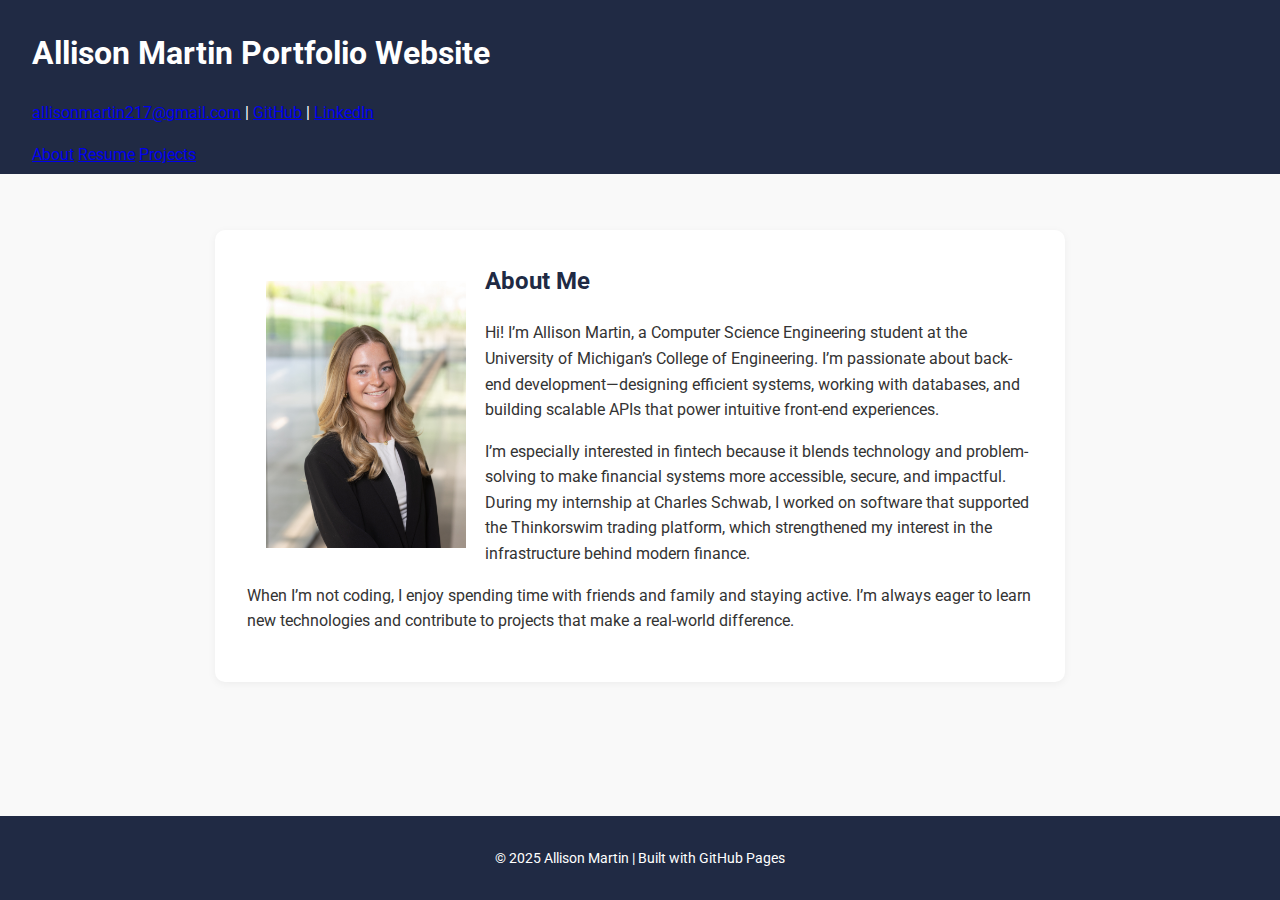
<file: index.html>
<!DOCTYPE html>
<html lang="en">
<head>
  <meta charset="UTF-8" />
  <meta name="viewport" content="width=device-width, initial-scale=1.0" />
  <title>About Me | Allison Martin</title>
  <link href="https://fonts.googleapis.com/css2?family=Roboto:wght@400;500;700&display=swap" rel="stylesheet">
  <link rel="stylesheet" href="style.css" />
</head>
<body>
  <header>
    <h1>Allison Martin Portfolio Website</h1>
    <div class="header-right">
      <div class="contact-info">
        <p> <a href="mailto:allisonmartin217@gmail.com">allisonmartin217@gmail.com</a> |
          <a href="https://github.com/amartin217" target="_blank">GitHub</a> |
          <a href="https://www.linkedin.com/in/allisonmartin217" target="_blank">LinkedIn</a>
        </p>
      </div>
      <nav>
        <a href="index.html" class="active">About</a>
        <a href="resume.html">Resume</a>
        <a href="projects.html">Projects</a>
      </nav>
    </div>
  </header>

  <main>
    <section class="about">
      <img src="headshot.JPEG" alt="Headshot of Allison" class="avatar">
      <div tabindex="0">
        <h2>About Me</h2>
        <p>Hi! I’m Allison Martin, a Computer Science Engineering student at the University of Michigan’s College of Engineering. 
        I’m passionate about back-end development—designing efficient systems, working with databases, and building scalable APIs that power intuitive front-end experiences.</p>
        <p>I’m especially interested in fintech because it blends technology and problem-solving to make financial systems more accessible, secure, and impactful. 
        During my internship at Charles Schwab, I worked on software that supported the Thinkorswim trading platform, which strengthened my interest in the infrastructure behind modern finance.</p>
        <p>When I’m not coding, I enjoy spending time with friends and family and staying active. 
        I’m always eager to learn new technologies and contribute to projects that make a real-world difference.</p>
      </div>
    </section>
  </main>

  <footer>
    <p>© 2025 Allison Martin | Built with GitHub Pages</p>
  </footer>
</body>
</html>
</file>
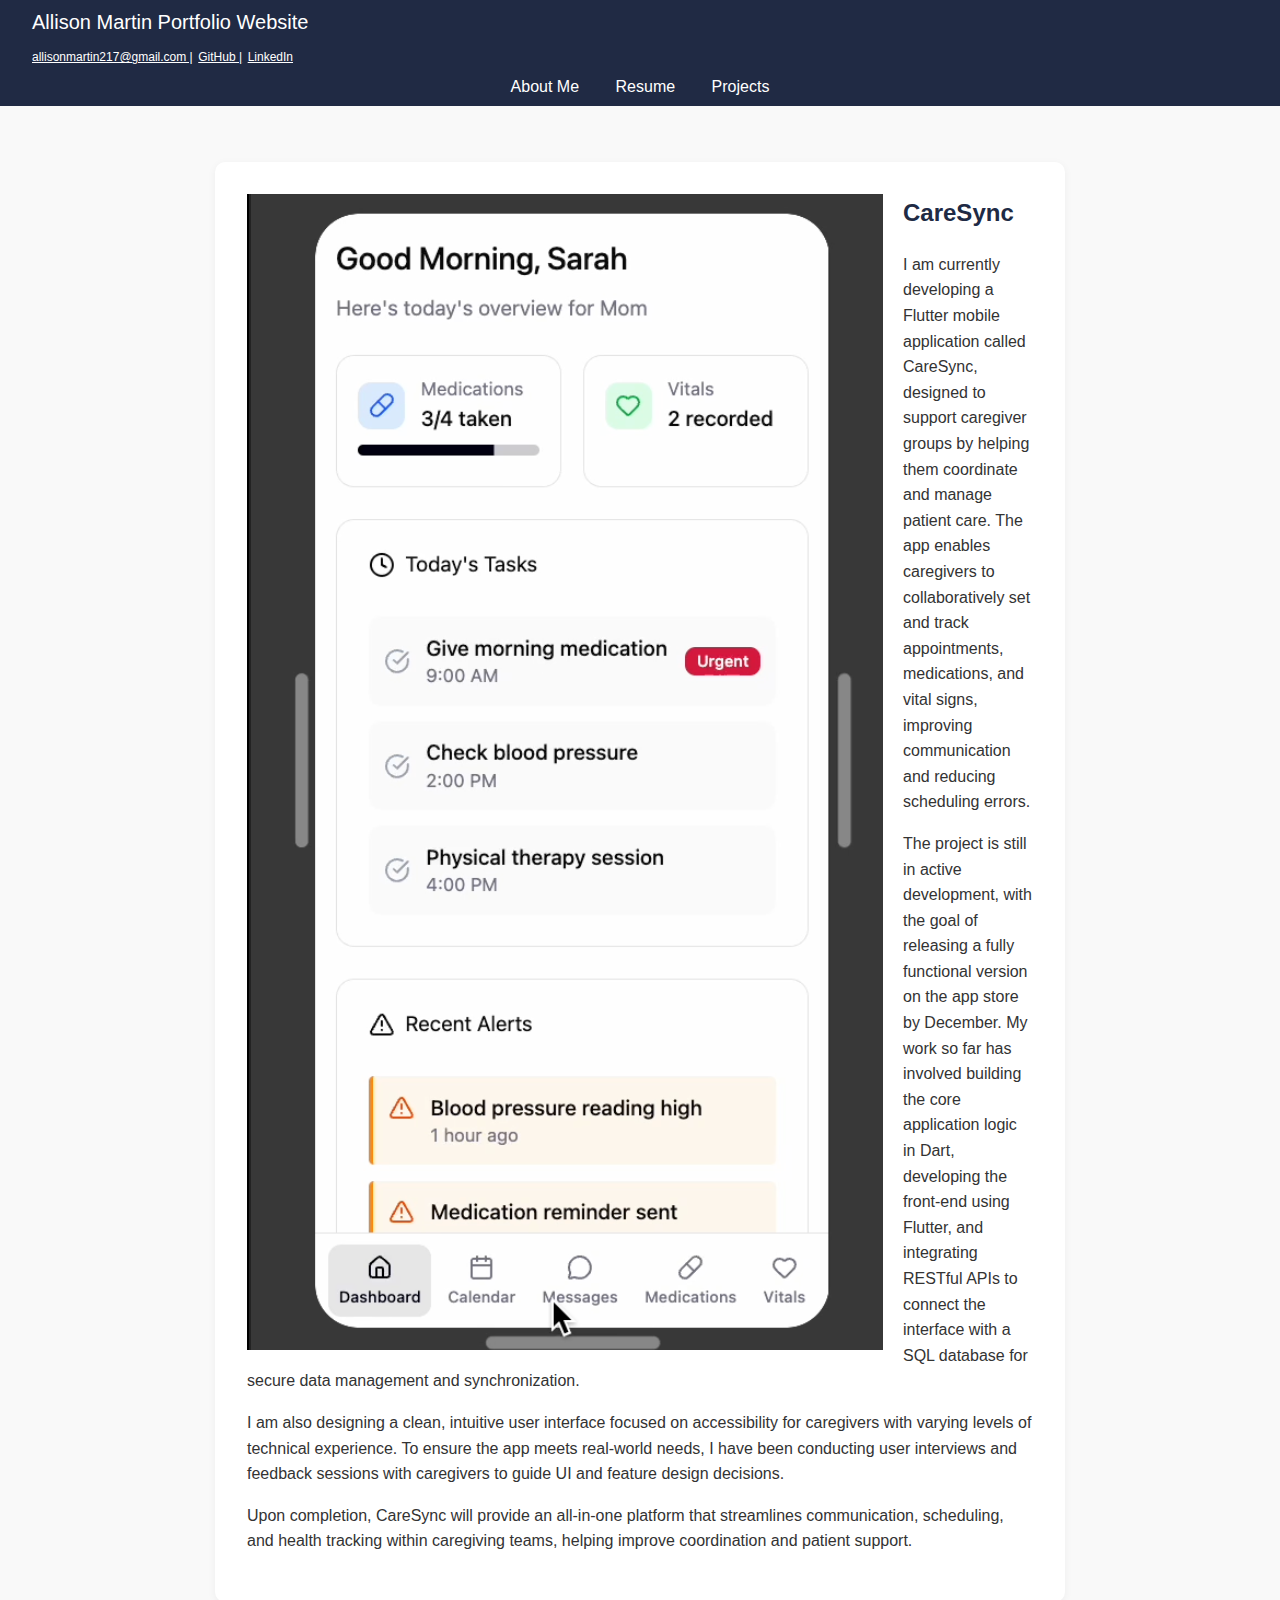
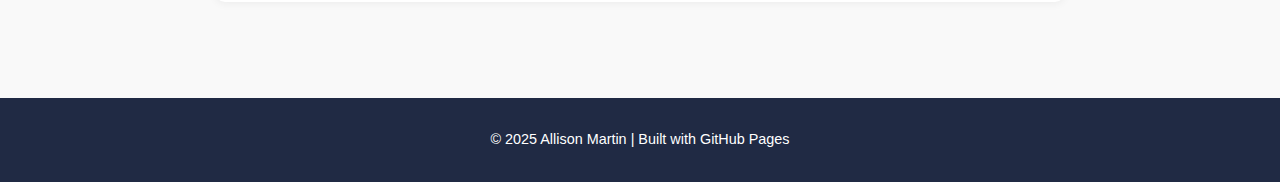
<file: caresync.html>
<!DOCTYPE html>
<html lang="en">
<head>
  <meta charset="UTF-8">
  <meta name="viewport" content="width=device-width, initial-scale=1.0">
  <title>CareSync | Allison Martin</title>
  <link rel="stylesheet" href="style.css">
</head>
<body>
<header>
  <div class="header-left">
    <h1>Allison Martin Portfolio Website</h1>
    <p class="contact">
      <a href="allisonmartin217@gmail.com">allisonmartin217@gmail.com | </a>
      <a href="https://github.com/amartin217">GitHub | </a>
      <a href="https://www.linkedin.com/in/allisonmartin217">LinkedIn</a>
    </p>
  </div>

  <nav class="header-nav">
    <a href="index.html">About Me</a>
    <a href="resume.html">Resume</a>
    <a href="projects.html">Projects</a>
  </nav>
</header>

<main>
  <section>
    <img src="caresyncpicture.png" alt="CareSync app screenshot" style="float: left; margin-right: 20px;" />
    <h2>CareSync</h2>
    <p>
      I am currently developing a Flutter mobile application called CareSync, designed to support caregiver groups by helping them coordinate and manage patient care. The app enables caregivers to collaboratively set and track appointments, medications, and vital signs, improving communication and reducing scheduling errors.
    </p>
    <p>
      The project is still in active development, with the goal of releasing a fully functional version on the app store by December. My work so far has involved building the core application logic in Dart, developing the front-end using Flutter, and integrating RESTful APIs to connect the interface with a SQL database for secure data management and synchronization.
    </p>
    <p>
      I am also designing a clean, intuitive user interface focused on accessibility for caregivers with varying levels of technical experience. To ensure the app meets real-world needs, I have been conducting user interviews and feedback sessions with caregivers to guide UI and feature design decisions.
    </p>
    <p>
      Upon completion, CareSync will provide an all-in-one platform that streamlines communication, scheduling, and health tracking within caregiving teams, helping improve coordination and patient support.
    </p>
  </section>
</main>

<footer>
   <p>© 2025 Allison Martin | Built with GitHub Pages</p>
</footer>
</body>
</html>
</file>
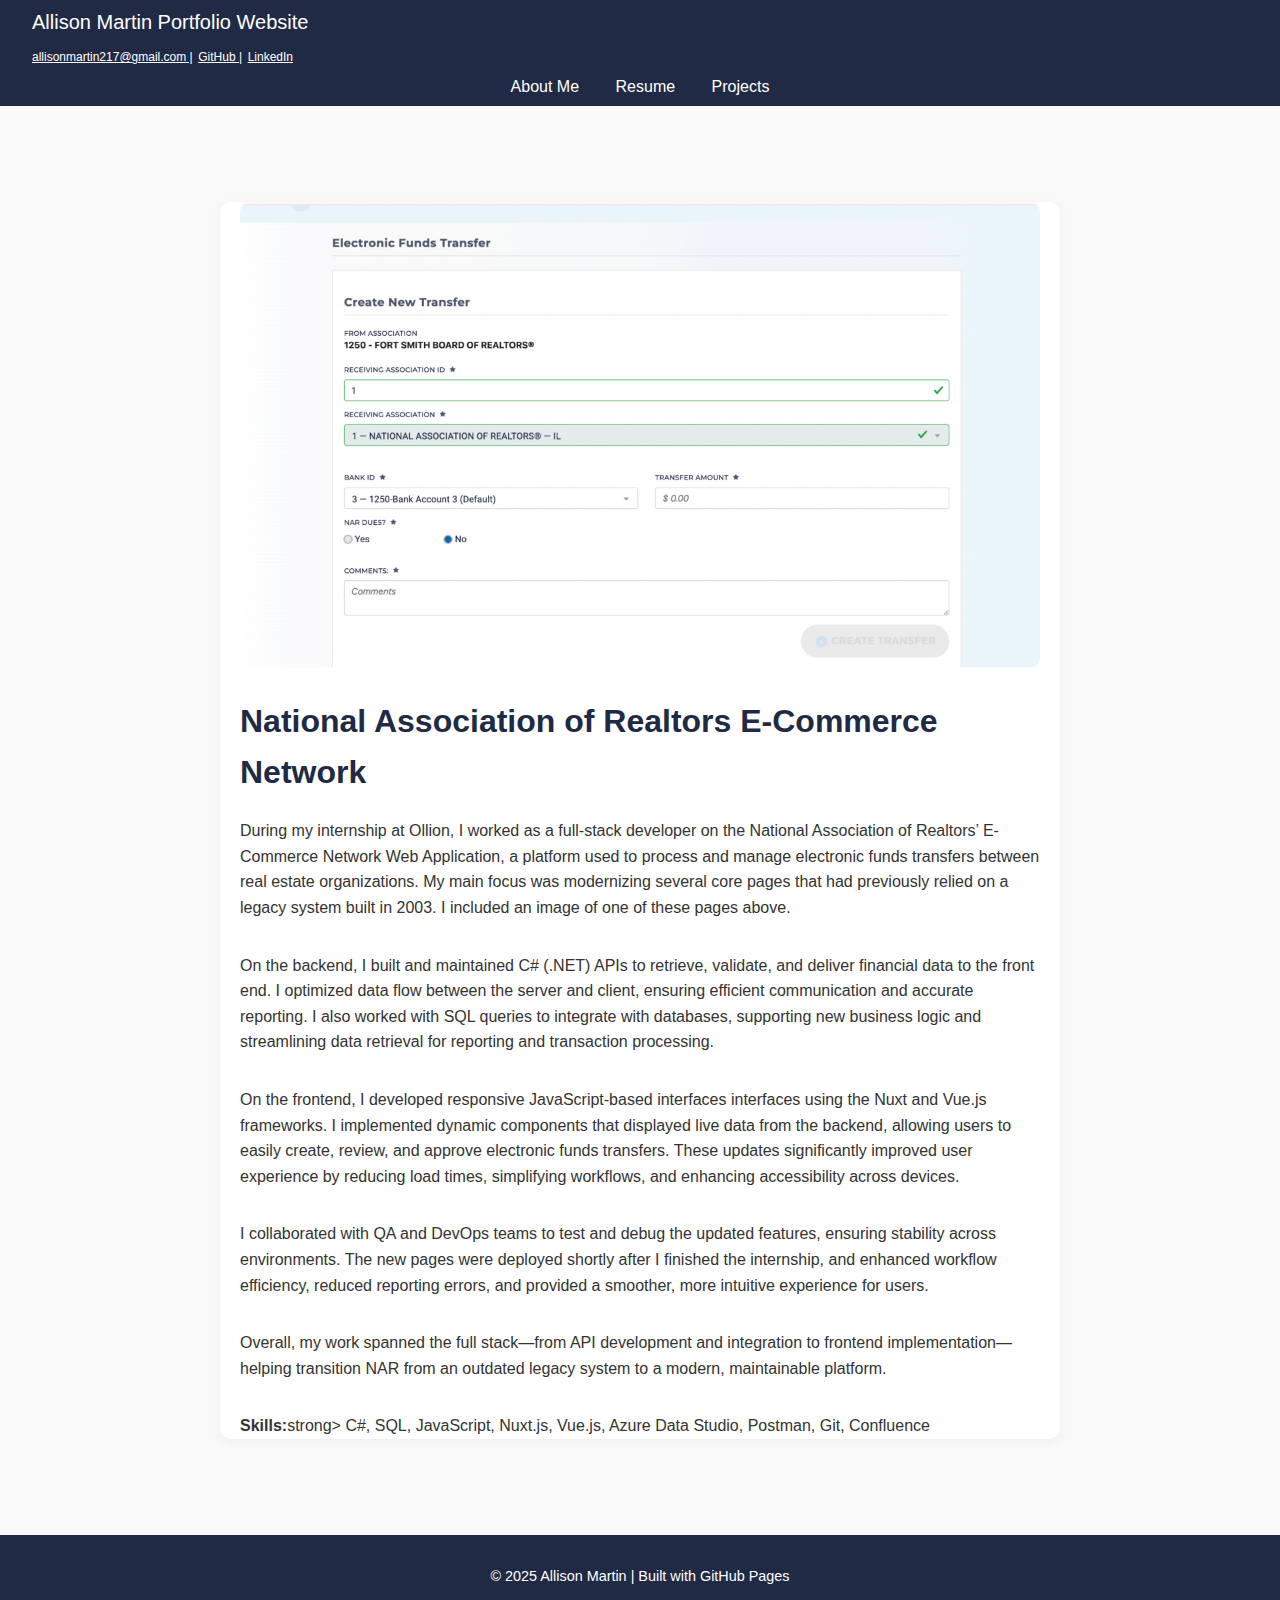
<file: NAR.html>
<!DOCTYPE html>
<html lang="en">
<head>
  <meta charset="UTF-8">
  <meta name="viewport" content="width=device-width, initial-scale=1.0">
  <title>NAR | Allison Martin</title>
  <link rel="stylesheet" href="style.css">
</head>
<body>
<header>
  <div class="header-left">
    <h1>Allison Martin Portfolio Website</h1>
    <p class="contact">
      <a href="allisonmartin217@gmail.com">allisonmartin217@gmail.com | </a>
      <a href="https://github.com/amartin217">GitHub | </a>
      <a href="https://www.linkedin.com/in/allisonmartin217">LinkedIn</a>
    </p>
  </div>

  <nav class="header-nav">
    <a href="index.html">About Me</a>
    <a href="resume.html">Resume</a>
    <a href="projects.html">Projects</a>
  </nav>
</header>

<main>
  <section class="project-full">
    <img src="EFT.png" alt="National Association of Realtors E-Commerce Network image" />
    <h2>National Association of Realtors E-Commerce Network</h2>
    <p>During my internship at Ollion, I worked as a full-stack developer on the National Association of Realtors’ E-Commerce Network Web Application, a platform used to process and manage electronic funds transfers between real estate organizations. My main focus was modernizing several core pages that had previously relied on a legacy system built in 2003. I included an image of one of these pages above.</p> 
    
    <p>On the backend, I built and maintained C# (.NET) APIs to retrieve, validate, and deliver financial data to the front end. I optimized data flow between the server and client, ensuring efficient communication and accurate reporting. I also worked with SQL queries to integrate with databases, supporting new business logic and streamlining data retrieval for reporting and transaction processing.</p> 
    
    <p>On the frontend, I developed responsive JavaScript-based interfaces interfaces using the Nuxt and Vue.js frameworks. I implemented dynamic components that displayed live data from the backend, allowing users to easily create, review, and approve electronic funds transfers. These updates significantly improved user experience by reducing load times, simplifying workflows, and enhancing accessibility across devices.</p>
    
    <p>I collaborated with QA and DevOps teams to test and debug the updated features, ensuring stability across environments. The new pages were deployed shortly after I finished the internship, and enhanced workflow efficiency, reduced reporting errors, and provided a smoother, more intuitive experience for users.</p> 
    
    <p>Overall, my work spanned the full stack—from API development and integration to frontend implementation—helping transition NAR from an outdated legacy system to a modern, maintainable platform.</p>

    <p>
      <strong>Skills:</strong>strong> C#, SQL, JavaScript, Nuxt.js, Vue.js, Azure Data Studio, Postman, Git, Confluence
    </p>
  </section>
</main>

<footer>
   <p>© 2025 Allison Martin | Built with GitHub Pages</p>
</footer>
</body>
</html>
</file>
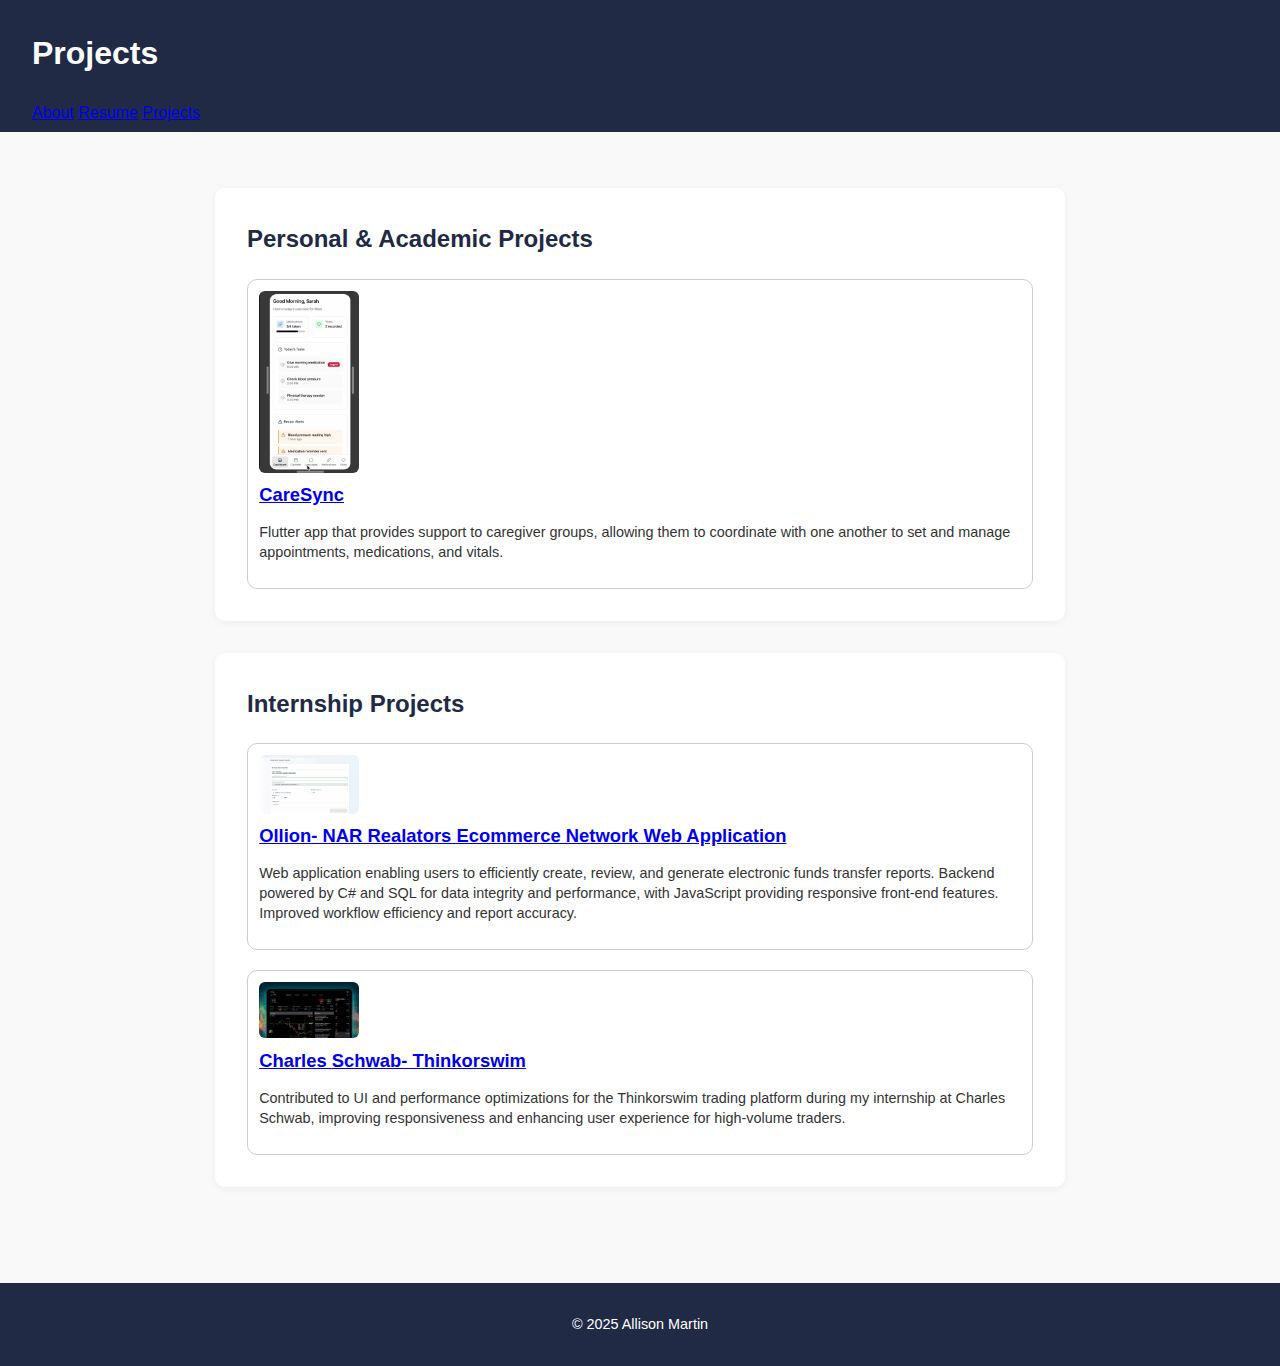
<file: projects.html>
<!DOCTYPE html>
<html lang="en">
<head>
  <meta charset="UTF-8" />
  <meta name="viewport" content="width=device-width, initial-scale=1.0" />
  <title>Projects | Allison</title>
  <link rel="stylesheet" href="style.css" />
</head>
<body>
  <header>
    <h1>Projects</h1>
    <nav>
      <a href="index.html">About</a>
      <a href="resume.html">Resume</a>
      <a href="projects.html" class="active">Projects</a>
    </nav>
  </header>

  <main>
    <!-- Personal / Academic Projects -->
    <section class="portfolio-section">
      <h2>Personal & Academic Projects</h2>
      <div class="portfolio">
        <div class="project">
          <img src="caresyncpicture.png" alt="CareSync app screenshot" />
          <div class="project-text">
            <h3><a href="https://github.com/umaku-umich/CareSync">CareSync</a></h3>
            <p>Flutter app that provides support to caregiver groups, allowing them to coordinate with one another to set and manage appointments, medications, and vitals.</p>
          </div>
        </div>
      </div>
    </section>

    <!-- Internship Projects -->
    <section class="portfolio-section">
      <h2>Internship Projects</h2>
      <div class="portfolio">
        <div class="project">
          <img src="EFT.png" alt="Ollion Client Web App" />
          <div class="project-text">
            <h3><a href="https://invoice.realtors.org/">Ollion- NAR Realators Ecommerce Network Web Application</a></h3>
            <p>Web application enabling users to efficiently create, review, and generate electronic funds transfer reports. Backend powered by C# and SQL for data integrity and performance, with JavaScript providing responsive front-end features. Improved workflow efficiency and report accuracy.</p>
          </div>
        </div>

        <div class="project">
          <img src="thinkorswim.png" alt="Thinkorswim screenshot" />
          <div class="project-text">
            <h3><a href="https://www.schwab.com/trading/thinkorswim/desktop">Charles Schwab- Thinkorswim</a></h3>
            <p>Contributed to UI and performance optimizations for the Thinkorswim trading platform during my internship at Charles Schwab, improving responsiveness and enhancing user experience for high-volume traders.</p>
          </div>
        </div>
      </div>
    </section>
  </main>

  <footer>
    <p>© 2025 Allison Martin</p>
  </footer>
</body>
</html>
</file>
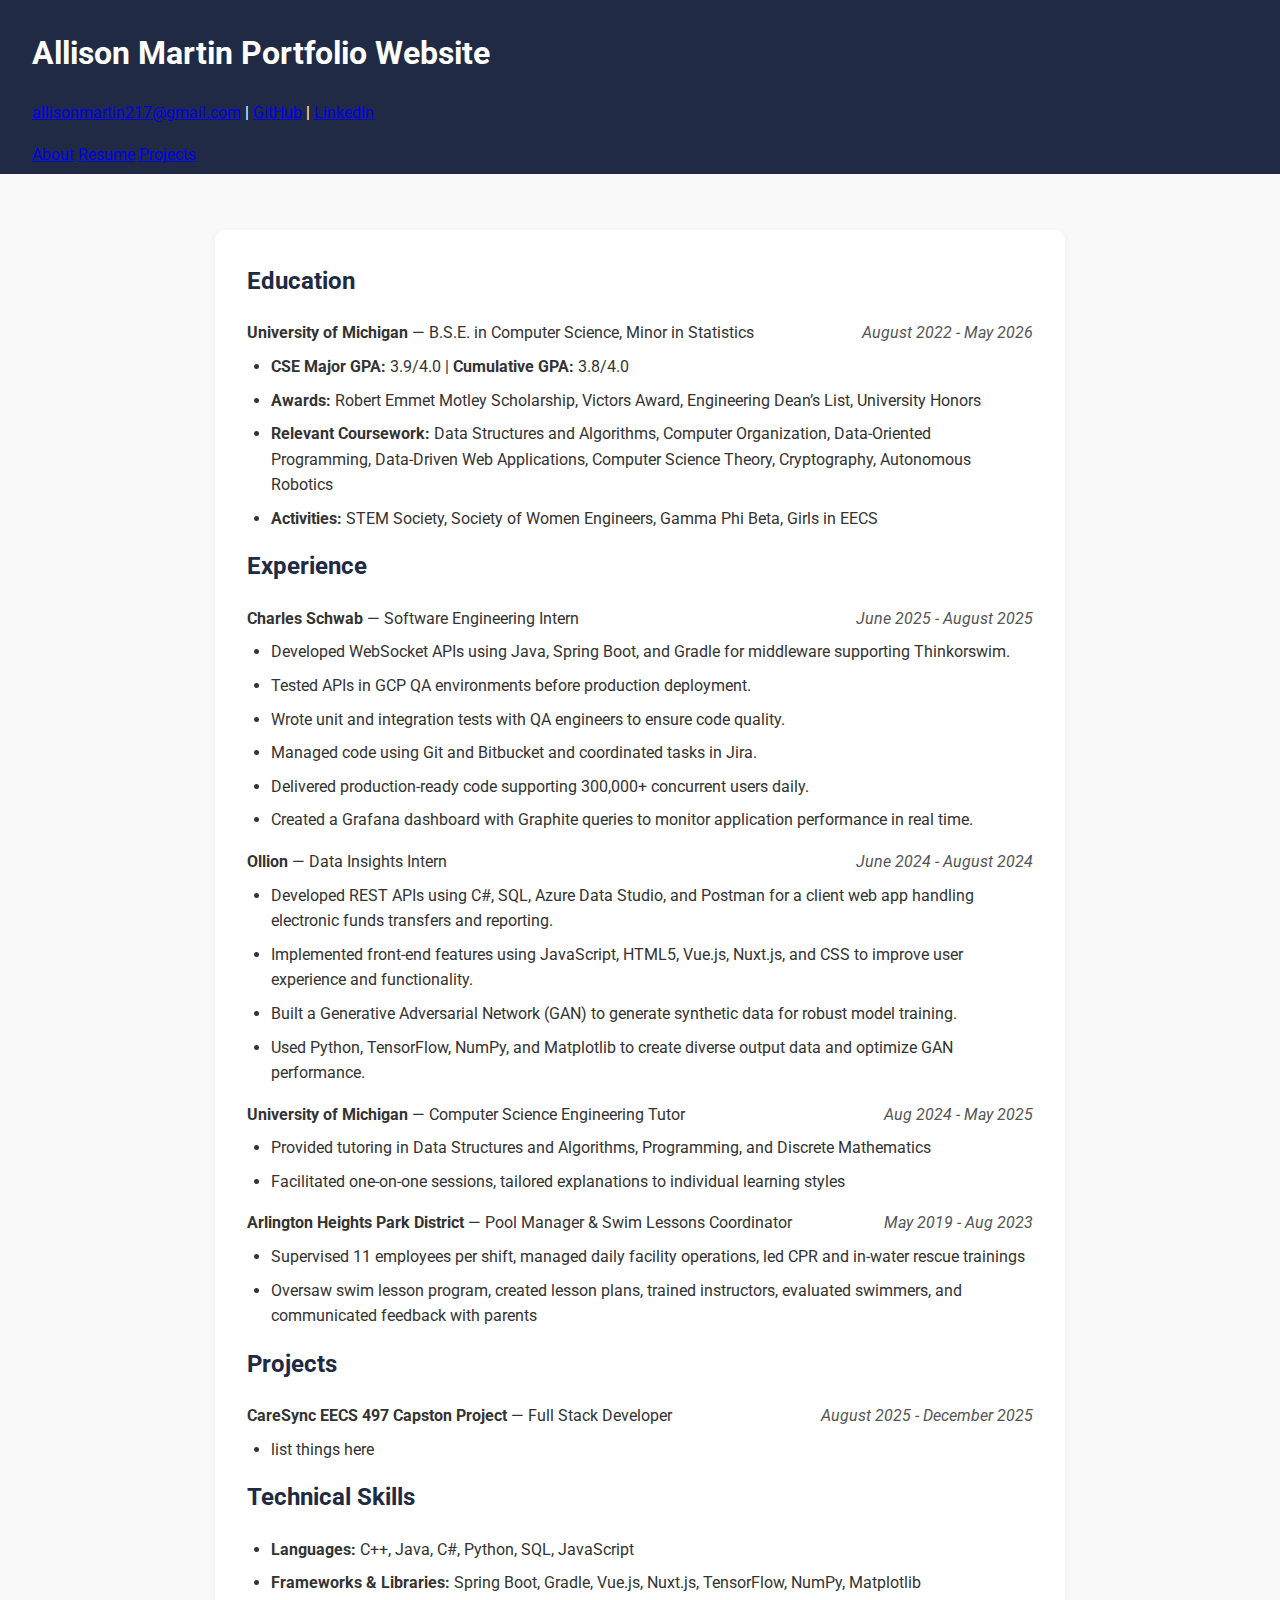
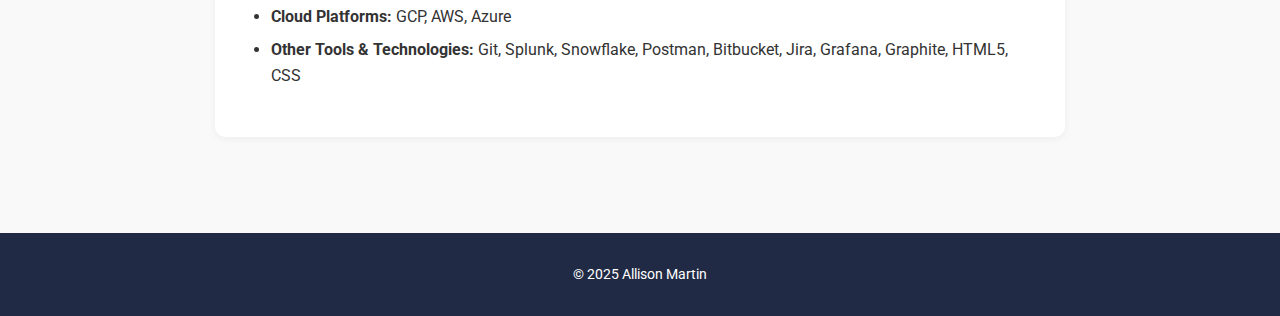
<file: resume.html>
<!DOCTYPE html>
<html lang="en">
<head>
  <meta charset="UTF-8" />
  <meta name="viewport" content="width=device-width, initial-scale=1.0" />
  <title>Resume | Allison Martin</title>
  <link href="https://fonts.googleapis.com/css2?family=Roboto:wght@400;500;700&display=swap" rel="stylesheet">
  <link rel="stylesheet" href="style.css" />
</head>
<body>
 <header>
    <h1>Allison Martin Portfolio Website</h1>
    <div class="header-right">
      <div class="contact-info">
        <p> <a href="mailto:allisonmartin217@gmail.com">allisonmartin217@gmail.com</a> |
          <a href="https://github.com/amartin217" target="_blank">GitHub</a> |
          <a href="https://www.linkedin.com/in/allisonmartin217" target="_blank">LinkedIn</a>
        </p>
      </div>
      <nav>
        <a href="index.html">About</a>
        <a href="resume.html" class="active">Resume</a>
        <a href="projects.html">Projects</a>
      </nav>
    </div>
  </header>
  <main>
    <section class="resume-card" tabindex="0">
      <!-- EDUCATION -->
      <h2>Education</h2>
      <p class="experience-item">
          <span><strong>University of Michigan</strong> — B.S.E. in Computer Science, Minor in Statistics</span>
          <span class="date">August 2022 - May 2026</span>
        </p>
        <ul class="experience-list">
          <li><strong>CSE Major GPA:</strong> 3.9/4.0 | <strong>Cumulative GPA:</strong> 3.8/4.0</li>
          <li><strong>Awards:</strong> Robert Emmet Motley Scholarship, Victors Award, Engineering Dean’s List, University Honors</li>
          <li><strong>Relevant Coursework:</strong> Data Structures and Algorithms, Computer Organization, Data-Oriented Programming, Data-Driven Web Applications, Computer Science Theory, Cryptography, Autonomous Robotics</li>
          <li><strong>Activities:</strong> STEM Society, Society of Women Engineers, Gamma Phi Beta, Girls in EECS</li>
        </ul>

      <!-- EXPERIENCE -->
        <h2>Experience</h2>
        <p class="experience-item">
          <span><strong>Charles Schwab</strong> — Software Engineering Intern</span>
          <span class="date">June 2025 - August 2025</span>
        </p>
        <ul class="experience-list">
          <li>Developed WebSocket APIs using Java, Spring Boot, and Gradle for middleware supporting Thinkorswim.</li>
          <li>Tested APIs in GCP QA environments before production deployment.</li>
          <li>Wrote unit and integration tests with QA engineers to ensure code quality.</li>
          <li>Managed code using Git and Bitbucket and coordinated tasks in Jira.</li>
          <li>Delivered production-ready code supporting 300,000+ concurrent users daily.</li>
          <li>Created a Grafana dashboard with Graphite queries to monitor application performance in real time.</li>
        </ul>

        <p class="experience-item">
          <span><strong>Ollion</strong> — Data Insights Intern</span>
          <span class="date">June 2024 - August 2024</span>
        </p>
        <ul class="experience-list">
          <li>Developed REST APIs using C#, SQL, Azure Data Studio, and Postman for a client web app handling electronic funds transfers and reporting.</li>
          <li>Implemented front-end features using JavaScript, HTML5, Vue.js, Nuxt.js, and CSS to improve user experience and functionality.</li>
          <li>Built a Generative Adversarial Network (GAN) to generate synthetic data for robust model training.</li>
          <li>Used Python, TensorFlow, NumPy, and Matplotlib to create diverse output data and optimize GAN performance.</li>
        </ul>
        
        <p class="experience-item">
          <span><strong>University of Michigan</strong> — Computer Science Engineering Tutor</span>
          <span class="date">Aug 2024 - May 2025</span>
        </p>
        <ul class="experience-list">
          <li>Provided tutoring in Data Structures and Algorithms, Programming, and Discrete Mathematics</li>
          <li>Facilitated one-on-one sessions, tailored explanations to individual learning styles</li>
        </ul>

        <p class="experience-item">
          <span><strong>Arlington Heights Park District</strong> — Pool Manager & Swim Lessons Coordinator</span>
          <span class="date">May 2019 - Aug 2023</span>
        </p>
        <ul class="experience-list">
        <li>Supervised 11 employees per shift, managed daily facility operations, led CPR and in-water rescue trainings</li>
        <li>Oversaw swim lesson program, created lesson plans, trained instructors, evaluated swimmers, and communicated feedback with parents</li>
        </ul>

       <!-- PROJECTS -->
      <h2>Projects</h2>
      <p class="experience-item">
          <span><strong>CareSync EECS 497 Capston Project</strong> — Full Stack Developer</span>
          <span class="date">August 2025 - December 2025</span>
        </p>
        <ul class="experience-list">
          <li>list things here</li>
        </ul>

      <!-- TECHNICAL SKILLS -->
      <h2>Technical Skills</h2>
      <ul class="skills">
        <li><strong>Languages:</strong> C++, Java, C#, Python, SQL, JavaScript</li>
        <li><strong>Frameworks & Libraries:</strong> Spring Boot, Gradle, Vue.js, Nuxt.js, TensorFlow, NumPy, Matplotlib</li>
        <li><strong>Cloud Platforms:</strong> GCP, AWS, Azure</li>
        <li><strong>Other Tools & Technologies:</strong> Git, Splunk, Snowflake, Postman, Bitbucket, Jira, Grafana, Graphite, HTML5, CSS</li>
      </ul>
      
    </section>
  </main>

  <footer>
    <p>© 2025 Allison Martin</p>
  </footer>
</body>
</html>
</file>
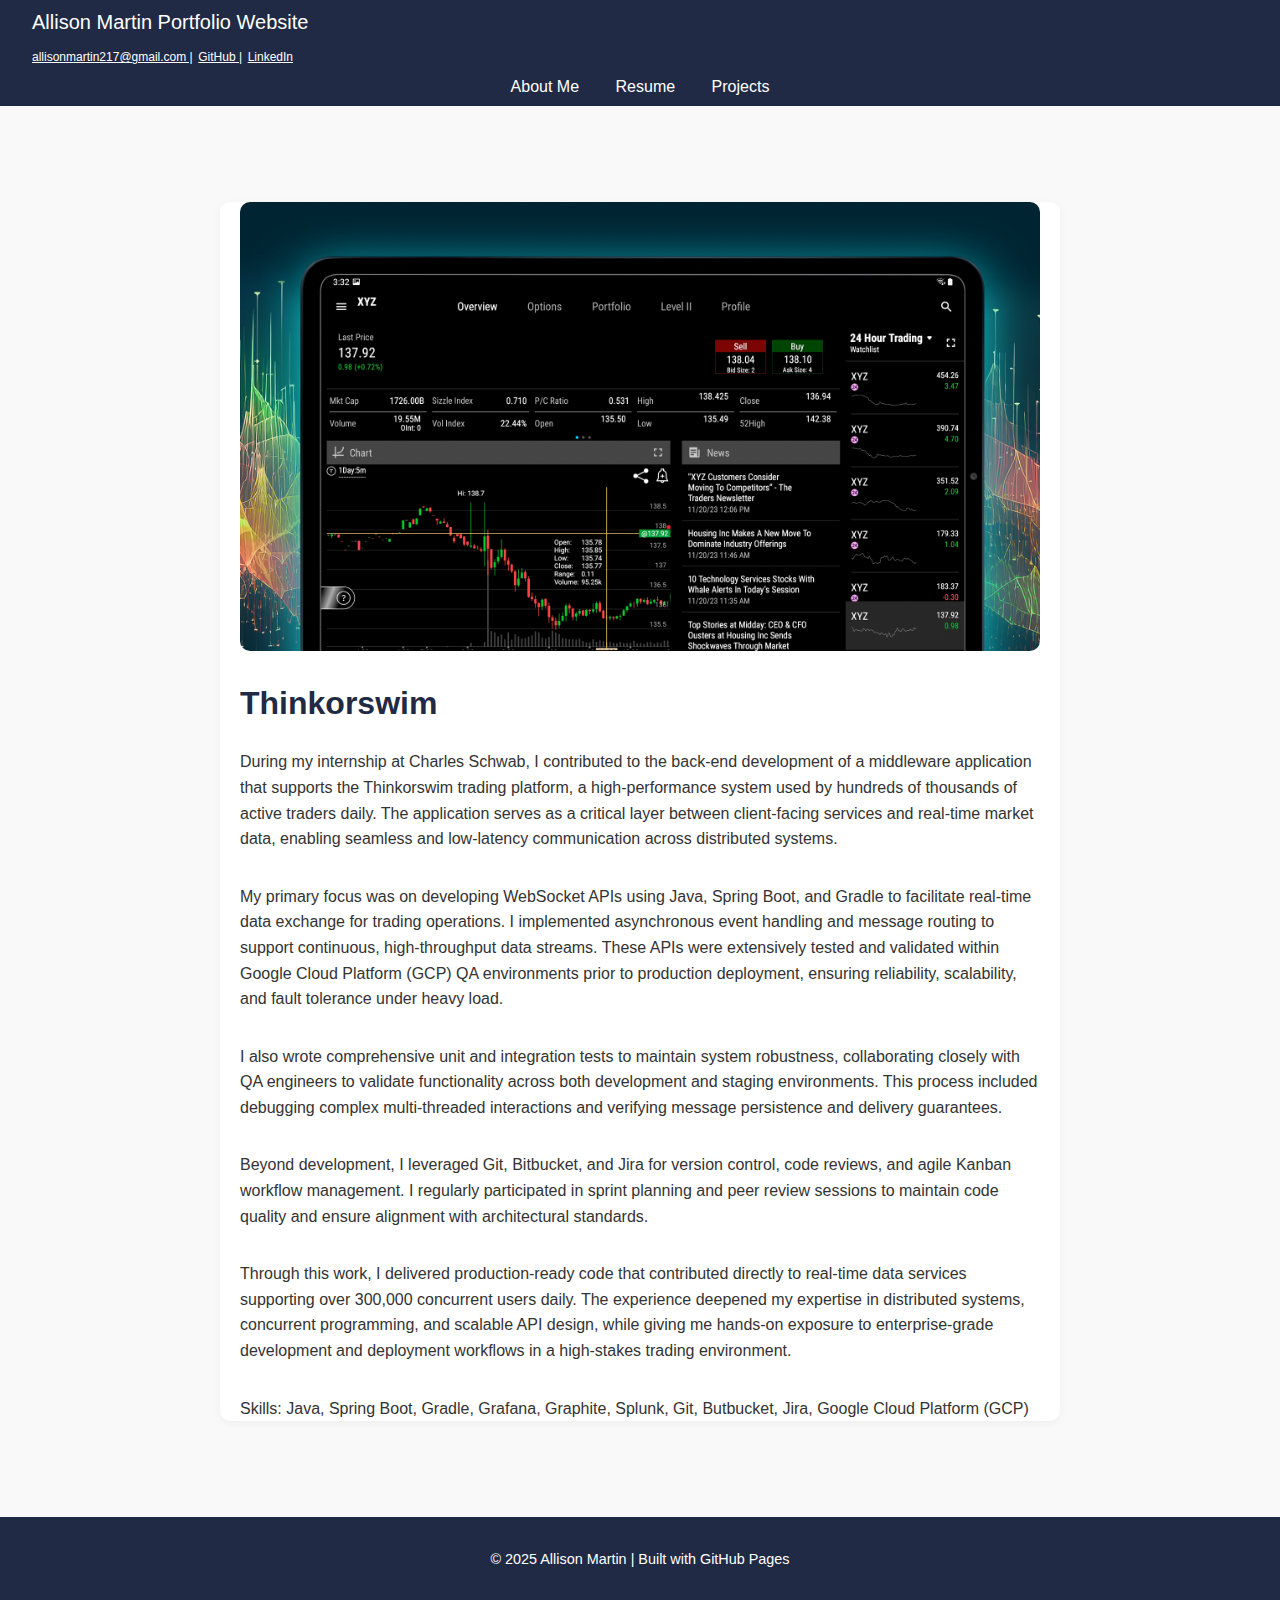
<file: thinkorswim.html>
<!DOCTYPE html>
<html lang="en">
<head>
  <meta charset="UTF-8">
  <meta name="viewport" content="width=device-width, initial-scale=1.0">
  <title>Thinkorswim | Allison Martin</title>
  <link rel="stylesheet" href="style.css">
</head>
<body>
<header>
  <div class="header-left">
    <h1>Allison Martin Portfolio Website</h1>
    <p class="contact">
      <a href="allisonmartin217@gmail.com">allisonmartin217@gmail.com | </a>
      <a href="https://github.com/amartin217">GitHub | </a>
      <a href="https://www.linkedin.com/in/allisonmartin217">LinkedIn</a>
    </p>
  </div>

  <nav class="header-nav">
    <a href="index.html">About Me</a>
    <a href="resume.html">Resume</a>
    <a href="projects.html">Projects</a>
  </nav>
</header>

<main>
  <section class="project-full">
    <img src="thinkorswim.png" alt="Thinkorswim image" />
    <h2>Thinkorswim</h2>
    <p> During my internship at Charles Schwab, I contributed to the back-end development of a middleware application that supports the Thinkorswim trading platform, a high-performance system used by hundreds of thousands of active traders daily. The application serves as a critical layer between client-facing services and real-time market data, enabling seamless and low-latency communication across distributed systems. </p>
    
    <p> My primary focus was on developing WebSocket APIs using Java, Spring Boot, and Gradle to facilitate real-time data exchange for trading operations. I implemented asynchronous event handling and message routing to support continuous, high-throughput data streams. These APIs were extensively tested and validated within Google Cloud Platform (GCP) QA environments prior to production deployment, ensuring reliability, scalability, and fault tolerance under heavy load. </p> <p> I also wrote comprehensive unit and integration tests to maintain system robustness, collaborating closely with QA engineers to validate functionality across both development and staging environments. This process included debugging complex multi-threaded interactions and verifying message persistence and delivery guarantees. </p>
    
    <p> Beyond development, I leveraged Git, Bitbucket, and Jira for version control, code reviews, and agile Kanban workflow management. I regularly participated in sprint planning and peer review sessions to maintain code quality and ensure alignment with architectural standards. </p> 
    
    <p> Through this work, I delivered production-ready code that contributed directly to real-time data services supporting over 300,000 concurrent users daily. The experience deepened my expertise in distributed systems, concurrent programming, and scalable API design, while giving me hands-on exposure to enterprise-grade development and deployment workflows in a high-stakes trading environment. </p>

    <p>
      Skills: Java, Spring Boot, Gradle, Grafana, Graphite, Splunk, Git, Butbucket, Jira, Google Cloud Platform (GCP)
    </p>
  </section>
</main>

<footer>
  <p>© 2025 Allison Martin | Built with GitHub Pages</p>
</footer>
</body>
</html>
</file>
<file: style.css>
/* =========================
   GENERAL STYLES
========================= */
body {
  font-family: 'Roboto', sans-serif;
  margin: 0;
  /* padding: 0 0.5rem; */
  background-color: #f9f9f9;
  color: #333;
  line-height: 1.6;
  min-height: 100vh;
  display: flex;
  flex-direction: column;
}

a:link {
  color: #0000FF /* links in content */
  text-decoration: none;
}

a:hover, a:focus {
  text-decoration: underline;
}

a:visited        { color: #800080 }  /* visited links         */


/* =========================
   HEADER
========================= */
/* Header container */
header {
  background-color: #202A44;
  color: white;
  /* ACTION: Reduced top/bottom padding from 1rem to 0.4rem for shorter height */
  padding: 0.4rem 2rem; 
  text-align: left; /* fallback */
}

/* Left side (title + contact) */
.header-left {
  color: white !important;
  display: inline-block; /* keeps it stacked vertically */
  text-align: left;
  font-size: 1.25rem;
}

.header-left h1,
.header-left p.contact {
  margin: 0; /* Ensures no extra spacing here */
  font-size: 1.25rem; /* both same size */
  font-weight: 350;
}

.header-left a {
  color: white !important;
  display: inline-block; /* keeps it stacked vertically */
  text-align: left;
  font-size: 0.75rem;
}

/* Nav bar centered below left side */
.header-nav {
  text-align: center;
  /* ACTION: Reduced margin-top from 0.8rem to 0.2rem to pull nav up */
  margin-top: 0.2rem; 
  font-size: 1rem; /* larger */
}

.header-nav a {
  color: white !important;
  text-decoration: none;
  margin: 0 1rem;
  font-weight: 400;
}

.header-nav a.active {
  text-decoration: underline;
}

.header-nav a:hover {
  text-decoration: underline;
}

/* Optional: small spacing below header */
header + main {
  margin-top: 3.5rem;
}

/* iPhone and small screen optimization */
@media (max-width: 480px) {
  header {
    /* ACTION: Reduced top/bottom padding 
       from 0.75rem to 0.5rem for small screens
    */
    padding: 0.5rem 1rem;
    text-align: center;
  }

  .header-left {
    font-size: 1rem; /* slightly smaller overall */
    display: block;
    text-align: center;
  }

  .header-left h1,
  .header-left p.contact {
    font-size: 1rem; /* shrink heading/contact text */
  }

  .header-left a {
    font-size: 0.65rem; /* smaller links */
  }

  .header-nav {
    font-size: 0.9rem; /* slightly smaller nav links */
    /* ACTION: Reduced margin-top from 0.5rem to 0.2rem for small screens */
    margin-top: 0.2rem;
  }

  .header-nav a {
    margin: 0 0.5rem;
  }
}



/* =========================
   MAIN CONTENT
========================= */
main {
  flex: 1;
  max-width: 850px;
  margin: 2rem auto;
}

section {
  background-color: white;
  border-radius: 10px;
  padding: 2rem;
  margin-bottom: 2rem;
  box-shadow: 0 2px 8px rgba(0,0,0,0.05);
}

h2 {
  margin-top: 0;
  color: #202A44;
}

ul {
  margin-top: 0.5rem;
  padding-left: 1.5rem;
}

ul li {
  margin-bottom: 0.5rem;
}

/* =========================
   ABOUT PAGE STYLING
========================= */
.about {

}

.about .avatar {
  float: left;
  margin: 1.2rem;
  width: 200px;
  height: auto;
  border-radius: 0%;
  flex-shrink: 0;
}

.about div {
  max-width: 100%;
}
@media (max-width: 768px) {
   .about .avatar {
  float: left;
  margin: 1.2rem;
  width: 150px;
  height: auto;
  border-radius: 0%;
  flex-shrink: 0;
}
}

/* =========================
   STYLING FOR RESUME
========================= */
.resume-card {
  background-color: white;
  border-radius: 10px;
  padding: 2rem;
  margin-bottom: 2rem;
  box-shadow: 0 2px 8px rgba(0,0,0,0.05);
}

.resume-card h2 {
  margin-top: 0rem;
  color: #202A44;
}

.experience-item {
  display: flex;
  justify-content: space-between;
  align-items: baseline; /* keeps date aligned nicely with text */
  margin-bottom: 0.5rem;
}

.experience-item .date {
  color: #555; /* optional, lighter text for dates */
   font-style: italic;
}

.resume-card .experience-list {
  list-style-type: disc; /* or circle, square, etc. */
  padding-left: 1.5rem;
  margin-top: 0.5rem;
}

.resume-card .experience-list li {
  margin-bottom: 0.5rem; /* space between bullets */
}

/* ---------- MOBILE VIEW ---------- */
@media (max-width: 768px) {
  .resume-card {
    padding: 1.2rem;
    box-shadow: none; /* optional for cleaner mobile look */
  }

  /* Stack title and date vertically instead of side-by-side */
  .experience-item {
    flex-direction: column;
    align-items: flex-start;
    gap: 0.2rem;
  }

  .experience-item .date {
    font-size: 0.9rem;
    color: #666;
  }

  /* Slightly reduce margins and padding for compact layout */
  .resume-card h2 {
    margin-top: 1.5rem;
    font-size: 1.3rem;
  }

  .resume-card .experience-list {
    padding-left: 1.2rem;
  }

  .resume-card .experience-list li {
    margin-bottom: 0.4rem;
    line-height: 1.4;
  }

  /* Make sure links and text fit comfortably */
  .resume-card a {
    word-break: break-word;
  }
}

/* =========================
   FOOTER
========================= */
footer {
  text-align: center;
  padding: 1rem 0;
  background-color: #202A44;
  color: white;
  font-size: 0.9rem;
  margin-top: 2rem;
}

/* =========================
   RESPONSIVE DESIGN
========================= */
@media (max-width: 768px) {
  .about {
    flex-direction: column;
    align-items: center;
    text-align: center;
  }

  .about div {
    max-width: 100%;
  }

  header {
    flex-direction: column;
    align-items: flex-start;
  }

  .header-right {
    text-align: left;
    margin-top: 1rem;
  }

  nav {
    margin-top: 0.5rem;
  }

  .timeline {
    padding-left: 1rem;
  }

  .timeline::before {
    left: 10px;
  }

  .timeline-item::before {
    left: -4px;
  }
}

/* Portfolio grid */
.portfolio {
  display: flex;
  flex-wrap: wrap;
  gap: 20px;
  justify-content: flex-start; /* align cards to left like other sections */
  width: 100%; /* make portfolio fill the parent container (main) */
  margin: 0 auto; /* center the portfolio section */
}

/* Individual project card */
.project {
  border: 1px solid #ccc;
  border-radius: 10px;
  padding: 0.7rem;
  width: 100%;
  max-width: 100%; /* allow cards to use full width of portfolio container */
  transition: transform 0.2s, box-shadow 0.2s;
}


/* Project title */
.project h3 {
  font-size: 1.15rem;
  margin-bottom: 0.5rem;
  margin-top: 0.1rem;
}

/* Image and text layout */
.project-content {
  display: flex;
  align-items: flex-start;
  gap: 0.75rem;
}

/* Image styling — reduced size */
.project img {
  width: 100px; /* smaller image */
  height: auto;
  border-radius: 6px;
  flex-shrink: 0; /* prevent image from squishing */
}

/* Text styling */
.project-text {
  flex: 1;
  font-size: 0.9rem;
  line-height: 1.4;
}

/* Responsive layout for smaller screens */
@media (max-width: 768px) {
  .project-content {
    flex-direction: column;
    align-items: center;
    text-align: center;
  }

  .project img {
    width: 80%; /* fits mobile nicely */
    max-width: 200px;
    margin-bottom: 0.5rem;
  }

  .project-text {
    text-align: left;
  }
}

.project-full {
  max-width: 800px;
  margin: 40px auto;
  padding: 0 20px;
  margin-bottom: 2rem;
}

.project-full img {
  width: 100%;
  border-radius: 10px;
  margin-bottom: 20px;
}

.project-full h2 {
  font-size: 2rem;
  margin-bottom: 20px;
}

.project-full p {
  font-size: 1rem;
  line-height: 1.6;
  margin-bottom: 2rem;
}


.caresync-section {
  margin-bottom: 2rem;
  overflow: auto; /* ensures container clears the float */
}

.caresync-section img {
  float: left;
  width: 300px; /* adjust as needed */
  height: auto;
  margin-right: 20px; /* space between image and text */
  border-radius: 10px;
}

.caresync-text {
  max-width: 700px;
}

@media (max-width: 768px) {
  .caresync-section img {
    float: left;
    width: 170px; /* adjust as needed */
    height: auto;
    margin-right: 20px; /* space between image and text */
    border-radius: 10px;
  }
}
</file>
